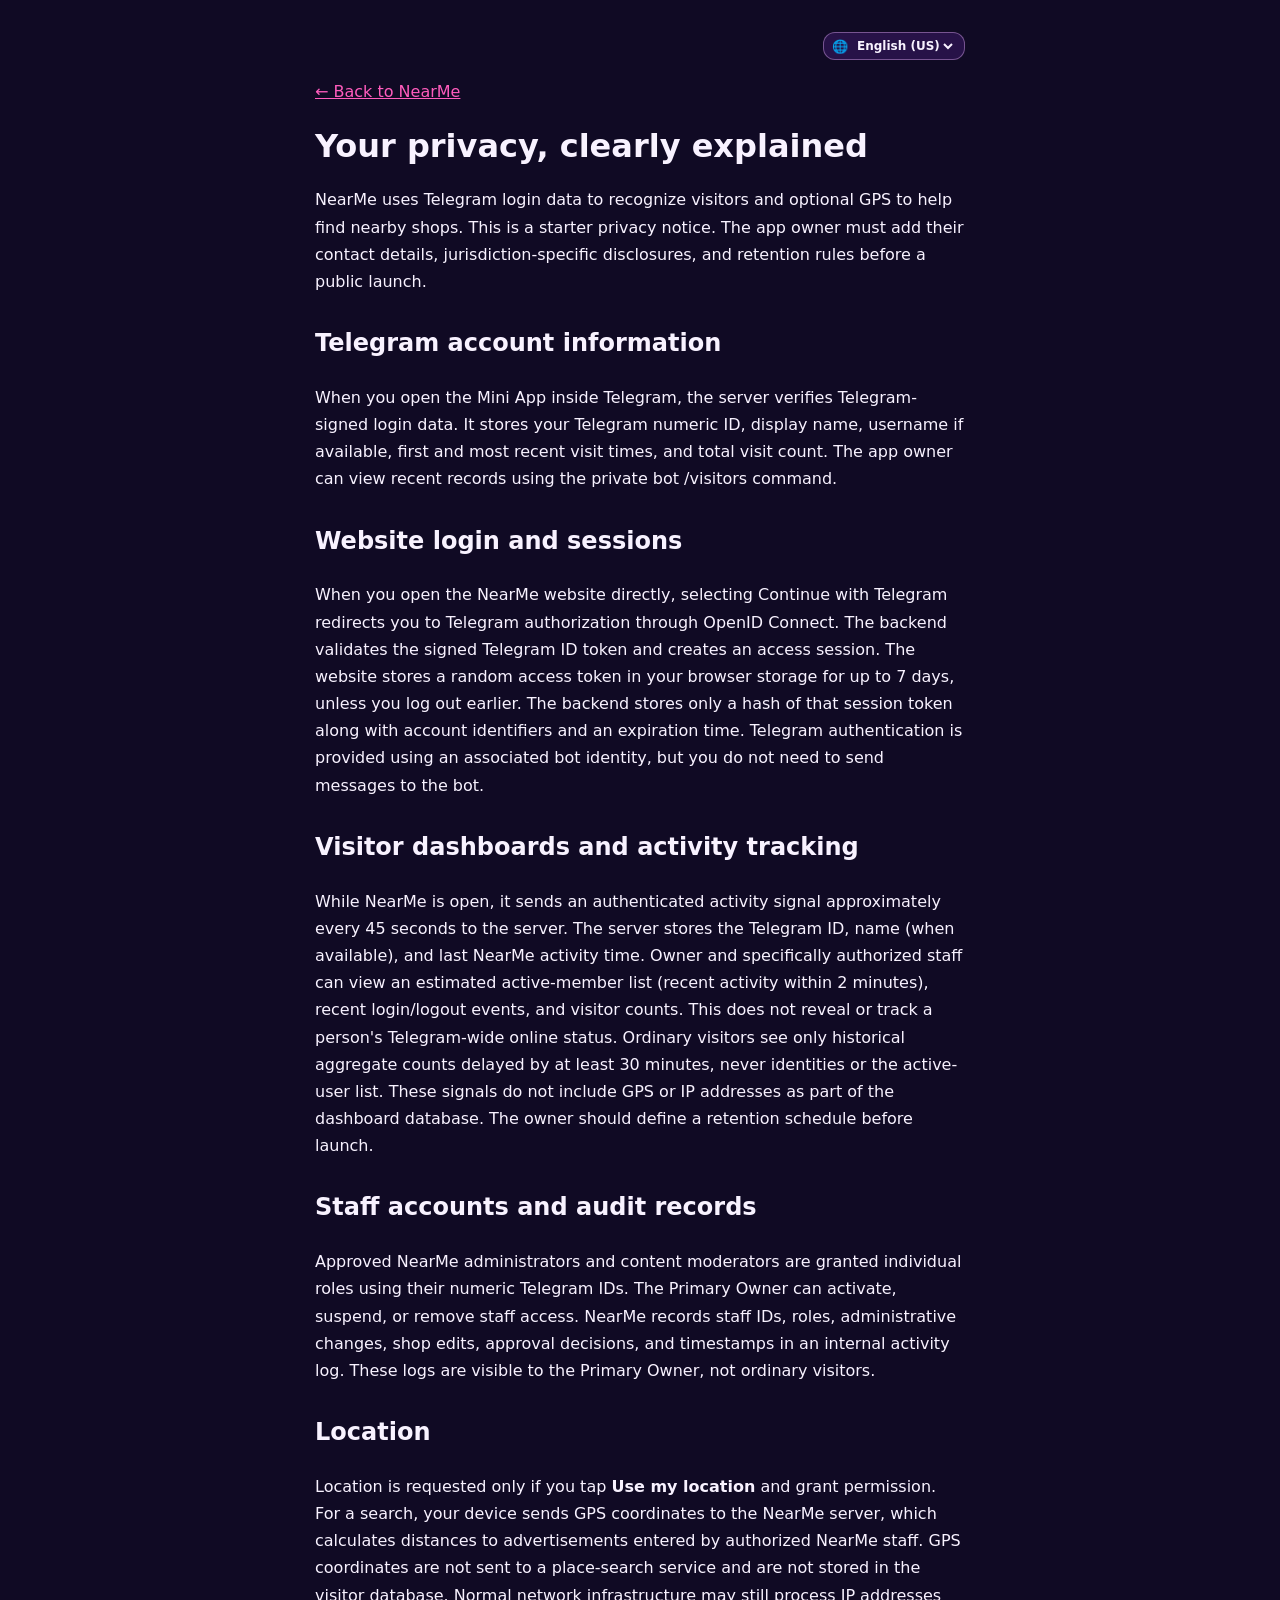
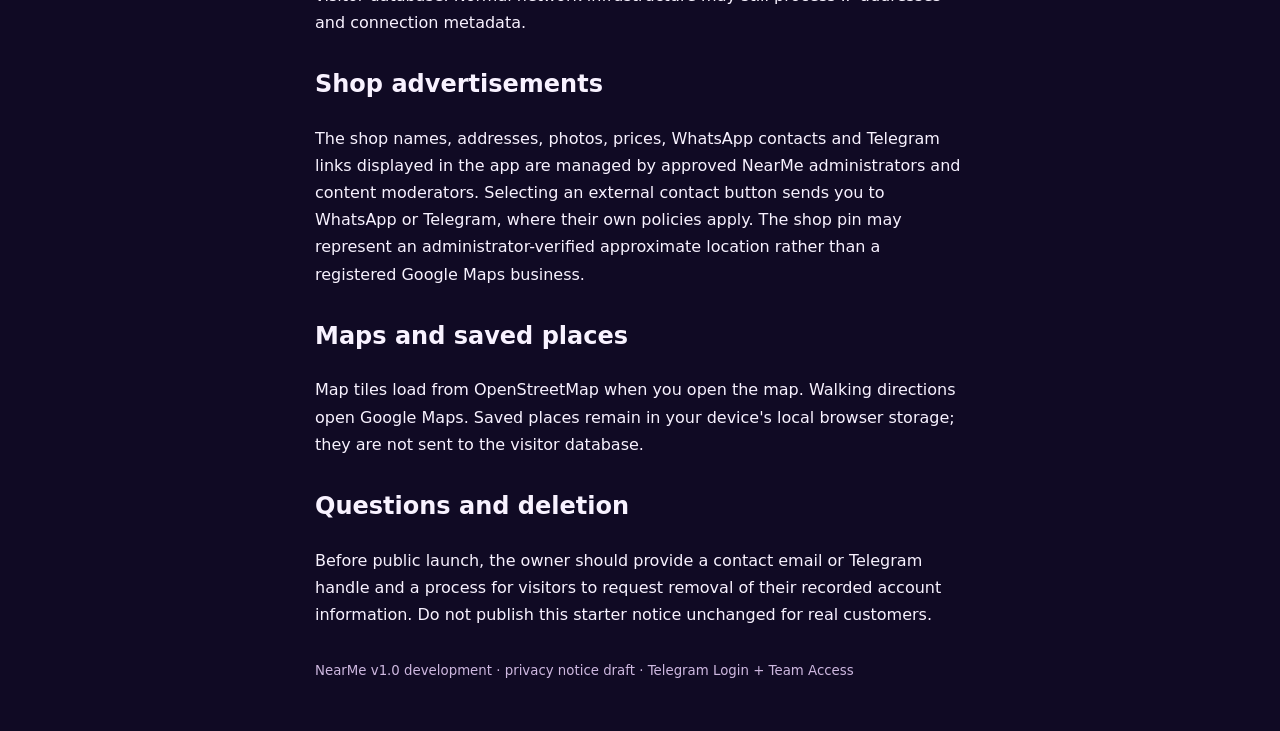
<file: docs/privacy.html>
<!doctype html>
<html lang="en"><head><meta charset="utf-8"><meta name="viewport" content="width=device-width, initial-scale=1"><title>NearMe · Privacy</title>
<style>body{font-family:system-ui,-apple-system,sans-serif;max-width:650px;margin:0 auto;padding:32px 22px;background:#100A24;color:#F8F2FF;line-height:1.7}a{color:#FF5CBD}h1{line-height:1.2}section{margin:28px 0}small{color:#ceb8e0}</style>
  <link rel="stylesheet" href="./language.css?v=i18n-1">
</head><body><div class="nearme-privacy-language"><label class="nearme-language" data-nearme-no-translate><span class="nearme-language-caption">🌐</span><select data-nearme-language aria-label="Language / 语言"><option value="en-US">English (US)</option><option value="zh-CN">简体中文</option></select></label></div><p><a href="./">← Back to NearMe</a></p><h1>Your privacy, clearly explained</h1>
<p>NearMe uses Telegram login data to recognize visitors and optional GPS to help find nearby shops. This is a starter privacy notice. The app owner must add their contact details, jurisdiction-specific disclosures, and retention rules before a public launch.</p>
<section><h2>Telegram account information</h2><p>When you open the Mini App inside Telegram, the server verifies Telegram-signed login data. It stores your Telegram numeric ID, display name, username if available, first and most recent visit times, and total visit count. The app owner can view recent records using the private bot /visitors command.</p></section>
<section><h2>Website login and sessions</h2><p>When you open the NearMe website directly, selecting Continue with Telegram redirects you to Telegram authorization through OpenID Connect. The backend validates the signed Telegram ID token and creates an access session. The website stores a random access token in your browser storage for up to 7 days, unless you log out earlier. The backend stores only a hash of that session token along with account identifiers and an expiration time. Telegram authentication is provided using an associated bot identity, but you do not need to send messages to the bot.</p></section>
<section><h2>Visitor dashboards and activity tracking</h2><p>While NearMe is open, it sends an authenticated activity signal approximately every 45 seconds to the server. The server stores the Telegram ID, name (when available), and last NearMe activity time. Owner and specifically authorized staff can view an estimated active-member list (recent activity within 2 minutes), recent login/logout events, and visitor counts. This does not reveal or track a person's Telegram-wide online status. Ordinary visitors see only historical aggregate counts delayed by at least 30 minutes, never identities or the active-user list. These signals do not include GPS or IP addresses as part of the dashboard database. The owner should define a retention schedule before launch.</p></section>
<section><h2>Staff accounts and audit records</h2><p>Approved NearMe administrators and content moderators are granted individual roles using their numeric Telegram IDs. The Primary Owner can activate, suspend, or remove staff access. NearMe records staff IDs, roles, administrative changes, shop edits, approval decisions, and timestamps in an internal activity log. These logs are visible to the Primary Owner, not ordinary visitors.</p></section>
<section><h2>Location</h2><p>Location is requested only if you tap <strong>Use my location</strong> and grant permission. For a search, your device sends GPS coordinates to the NearMe server, which calculates distances to advertisements entered by authorized NearMe staff. GPS coordinates are not sent to a place-search service and are not stored in the visitor database. Normal network infrastructure may still process IP addresses and connection metadata.</p></section>
<section><h2>Shop advertisements</h2><p>The shop names, addresses, photos, prices, WhatsApp contacts and Telegram links displayed in the app are managed by approved NearMe administrators and content moderators. Selecting an external contact button sends you to WhatsApp or Telegram, where their own policies apply. The shop pin may represent an administrator-verified approximate location rather than a registered Google Maps business.</p></section>
<section><h2>Maps and saved places</h2><p>Map tiles load from OpenStreetMap when you open the map. Walking directions open Google Maps. Saved places remain in your device's local browser storage; they are not sent to the visitor database.</p></section>
<section><h2>Questions and deletion</h2><p>Before public launch, the owner should provide a contact email or Telegram handle and a process for visitors to request removal of their recorded account information. Do not publish this starter notice unchanged for real customers.</p></section>
<p><small>NearMe v1.0 development · privacy notice draft · Telegram Login + Team Access</small></p><script src="./i18n.js?v=1"></script></body></html>
</file>
<file: docs/language.css>
/* NearMe bilingual language switch · Gradient Modern Nightlife */
.nearme-language{display:inline-flex;align-items:center;gap:5px;padding:5px 8px;border:1px solid rgba(241,184,255,.4);border-radius:12px;background:rgba(43,20,78,.88);color:#F8F2FF;white-space:nowrap;font-family:inherit;max-width:175px;box-sizing:border-box}
.nearme-language-caption{font-size:13px;line-height:1}
.nearme-language select{min-width:0;max-width:135px;color:#F8F2FF;background:transparent;border:0;outline:0;font-family:inherit;font-size:12px;font-weight:600;line-height:1.4;cursor:pointer;appearance:auto}
.nearme-language select option{background:#211238;color:#F8F2FF}
.nearme-language:focus-within{outline:2px solid #FF5CBD;outline-offset:2px}
.nearme-login-language{display:flex;justify-content:flex-end;width:100%;margin-bottom:8px}
.nearme-locked-language{position:absolute;right:16px;top:16px;z-index:2}
.nearme-privacy-language{display:flex;justify-content:flex-end;margin:0 0 18px}
@media(max-width:480px){.topbar-right{gap:6px!important}.topbar-right .nearme-language{padding:4px 5px;max-width:116px}.topbar-right .nearme-language select{font-size:11px;max-width:87px}.workspace-header .nearme-language{margin-bottom:6px}}
/* Keep language and staff shortcuts reachable on compact Telegram WebViews. */
@media (max-width:540px){
  .topbar{height:auto;min-height:82px;flex-wrap:wrap;row-gap:8px;align-items:center}
  .topbar-right{flex:1;min-width:155px;justify-content:flex-end;flex-wrap:wrap;row-gap:6px}
  .topbar-right .nearme-language{max-width:130px}
  .workspace-header .header-actions{flex-wrap:wrap;gap:8px}
}
html[lang="zh-CN"] body,
html[lang="zh-CN"] input,
html[lang="zh-CN"] select,
html[lang="zh-CN"] button,
html[lang="zh-CN"] textarea{
  font-family:"Noto Sans SC","Microsoft YaHei","PingFang SC","Hiragino Sans GB","DM Sans",sans-serif;
}

/* Discover header: keep language immediately to the left of the account avatar. */
.nearme-profile-actions{display:inline-flex;align-items:center;justify-content:flex-end;gap:7px;flex-shrink:0}
.nearme-profile-actions .avatar{flex:none}
.nearme-profile-actions .nearme-language{flex:none}
.nearme-profile-actions [hidden]{display:none!important}
@media(max-width:380px){
  .nearme-profile-actions{gap:5px}
  .nearme-profile-actions .nearme-language{padding:5px 6px;max-width:125px}
  .nearme-profile-actions .nearme-language select{font-size:11px;max-width:92px}
}
</file>
